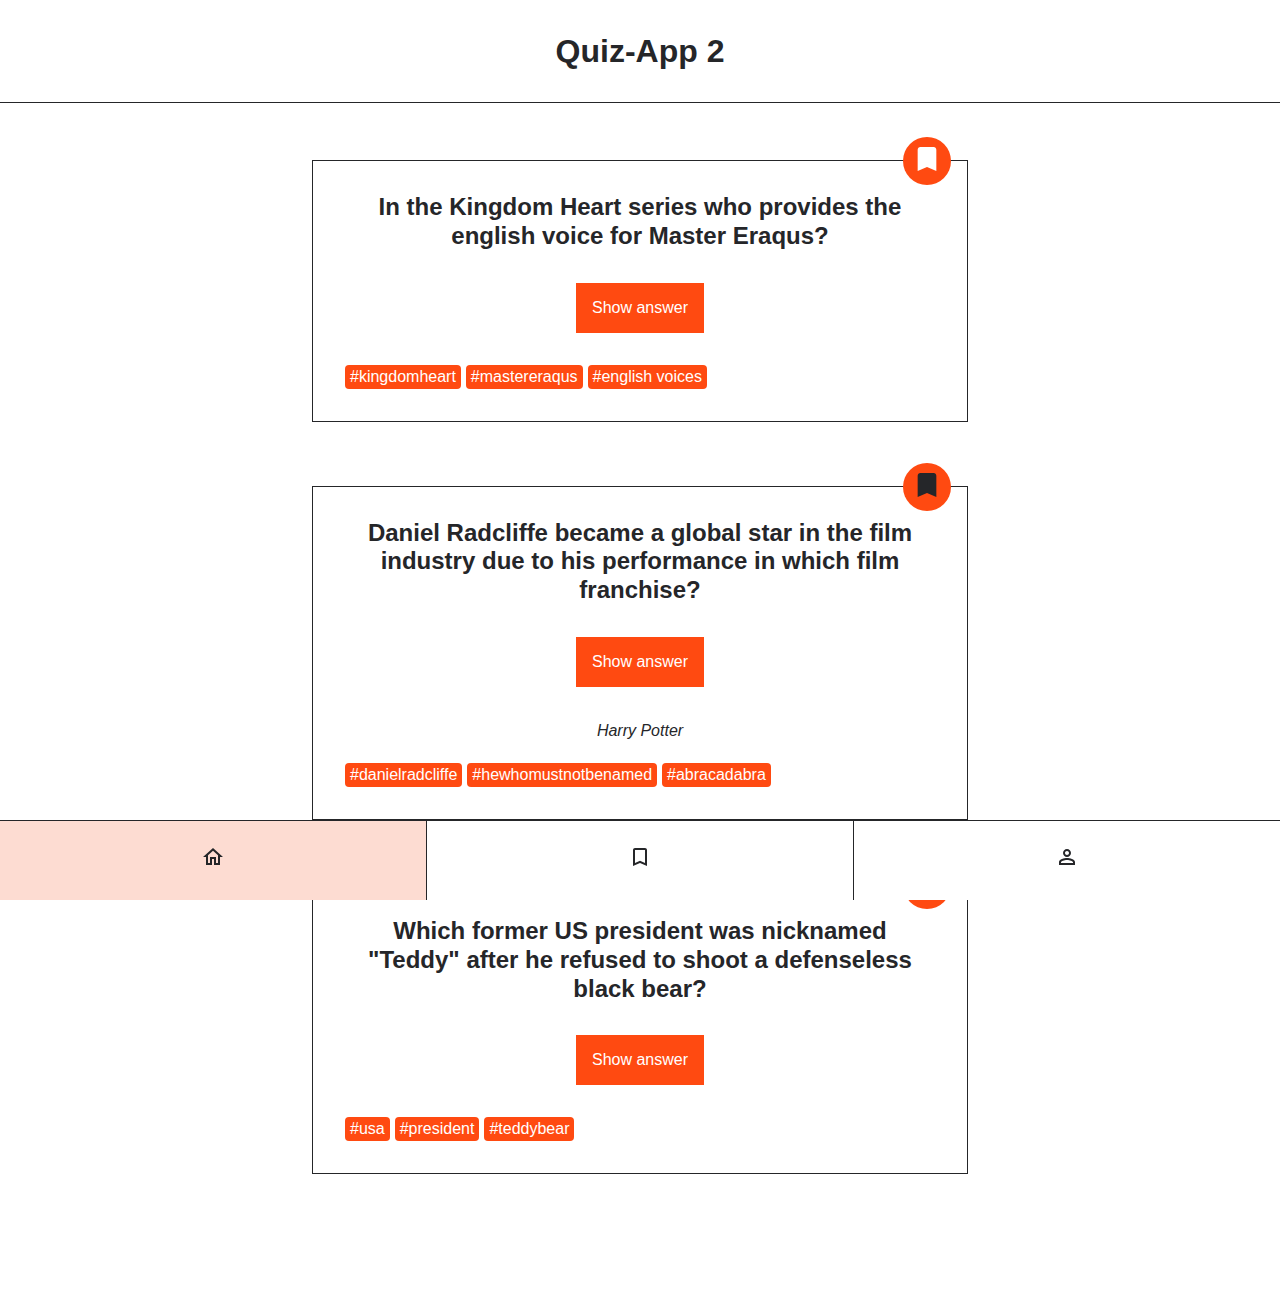
<file: index.html>
<!DOCTYPE html>
<html lang="en">
  <head>
    <meta charset="UTF-8" />
    <meta http-equiv="X-UA-Compatible" content="IE=edge" />
    <meta name="viewport" content="width=device-width, initial-scale=1.0" />
    <title>Quiz-App</title>
    <link rel="stylesheet" href="./styles.css" />
    <script src="index.js" defer></script>
  </head>
  <body>
    <header class="header">
      <h1 class="header__title">Quiz-App 2</h1>
    </header>
    <main>
      <ul class="card-list">
        <!--
                FIRST CARD
              -->
        <li class="card-list__item">
          <article class="card">
            <h2 class="card__question">
              In the Kingdom Heart series who provides the english voice for
              Master Eraqus?
            </h2>
            <button class="card__button-answer" type="button">
              Show answer
            </button>
            <p class="card__answer">Mark Hamill</p>
            <ul class="card__tag-list">
              <li class="card__tag-list-item">#kingdomheart</li>
              <li class="card__tag-list-item">#mastereraqus</li>
              <li class="card__tag-list-item">#english voices</li>
            </ul>
            <div class="card__button-bookmark">
              <button class="bookmark" aria-label="bookmark" type="button">
                <svg
                  class="bookmark__icon"
                  xmlns="http://www.w3.org/2000/svg"
                  viewbox="0 0 24 24"
                >
                  <path
                    d="M17 3H7c-1.1 0-2 .9-2 2v16l7-3 7 3V5c0-1.1-.9-2-2-2z"
                  />
                </svg>
              </button>
            </div>
          </article>
        </li>
        <!--
                SECOND CARD
              -->
        <li class="card-list__item">
          <article class="card">
            <h2 class="card__question">
              Daniel Radcliffe became a global star in the film industry due to
              his performance in which film franchise?
            </h2>
            <button class="card__button-answer" type="button">
              Show answer
            </button>
            <p class="card__answer card__answer--active">Harry Potter</p>
            <ul class="card__tag-list">
              <li class="card__tag-list-item">#danielradcliffe</li>
              <li class="card__tag-list-item">#hewhomustnotbenamed</li>
              <li class="card__tag-list-item">#abracadabra</li>
            </ul>
            <div class="card__button-bookmark">
              <button
                class="bookmark bookmark--active"
                aria-label="bookmark"
                type="button"
              >
                <svg
                  class="bookmark__icon"
                  xmlns="http://www.w3.org/2000/svg"
                  viewbox="0 0 24 24"
                >
                  <path
                    d="M17 3H7c-1.1 0-2 .9-2 2v16l7-3 7 3V5c0-1.1-.9-2-2-2z"
                  />
                </svg>
              </button>
            </div>
          </article>
        </li>
        <!--
                THIRD CARD
              -->
        <li class="card-list__item">
          <article class="card">
            <h2 class="card__question">
              Which former US president was nicknamed &quot;Teddy&quot; after he
              refused to shoot a defenseless black bear?
            </h2>
            <button class="card__button-answer" type="button">
              Show answer
            </button>
            <p class="card__answer">Theodore Roosevelt</p>
            <ul class="card__tag-list">
              <li class="card__tag-list-item">#usa</li>
              <li class="card__tag-list-item">#president</li>
              <li class="card__tag-list-item">#teddybear</li>
            </ul>
            <div class="card__button-bookmark">
              <button class="bookmark" aria-label="bookmark" type="button">
                <svg
                  class="bookmark__icon"
                  xmlns="http://www.w3.org/2000/svg"
                  viewbox="0 0 24 24"
                >
                  <path
                    d="M17 3H7c-1.1 0-2 .9-2 2v16l7-3 7 3V5c0-1.1-.9-2-2-2z"
                  />
                </svg>
              </button>
            </div>
          </article>
        </li>
      </ul>
    </main>

    <nav class="navigation">
      <ul class="navigation__list">
        <li class="navigation__list-item navigation__list-item--active">
          <a
            class="navigation__link"
            href="/index.html"
            aria-label="go to home page"
          >
            <svg
              xmlns="http://www.w3.org/2000/svg"
              height="24px"
              viewbox="0 0 24 24"
              width="24px"
            >
              <path
                d="M12 5.69l5 4.5V18h-2v-6H9v6H7v-7.81l5-4.5M12 3L2 12h3v8h6v-6h2v6h6v-8h3L12 3z"
              />
            </svg>
          </a>
        </li>
        <li class="navigation__list-item">
          <a
            class="navigation__link"
            href="/bookmarks.html"
            aria-label="go to bookmarks page"
          >
            <svg
              xmlns="http://www.w3.org/2000/svg"
              height="24px"
              viewbox="0 0 24 24"
              width="24px"
            >
              <path
                d="M17 3H7c-1.1 0-2 .9-2 2v16l7-3 7 3V5c0-1.1-.9-2-2-2zm0 15l-5-2.18L7 18V5h10v13z"
              />
            </svg>
          </a>
        </li>
        <li class="navigation__list-item">
          <a
            class="navigation__link"
            href="/profile.html"
            aria-label="go to profile page"
          >
            <svg
              xmlns="http://www.w3.org/2000/svg"
              height="24px"
              viewbox="0 0 24 24"
              width="24px"
            >
              <path
                d="M12 6c1.1 0 2 .9 2 2s-.9 2-2 2-2-.9-2-2 .9-2 2-2m0 9c2.7 0 5.8 1.29 6 2v1H6v-.99c.2-.72 3.3-2.01 6-2.01m0-11C9.79 4 8 5.79 8 8s1.79 4 4 4 4-1.79 4-4-1.79-4-4-4zm0 9c-2.67 0-8 1.34-8 4v3h16v-3c0-2.66-5.33-4-8-4z"
              />
            </svg>
          </a>
        </li>
      </ul>
    </nav>
  </body>
</html>
</file>
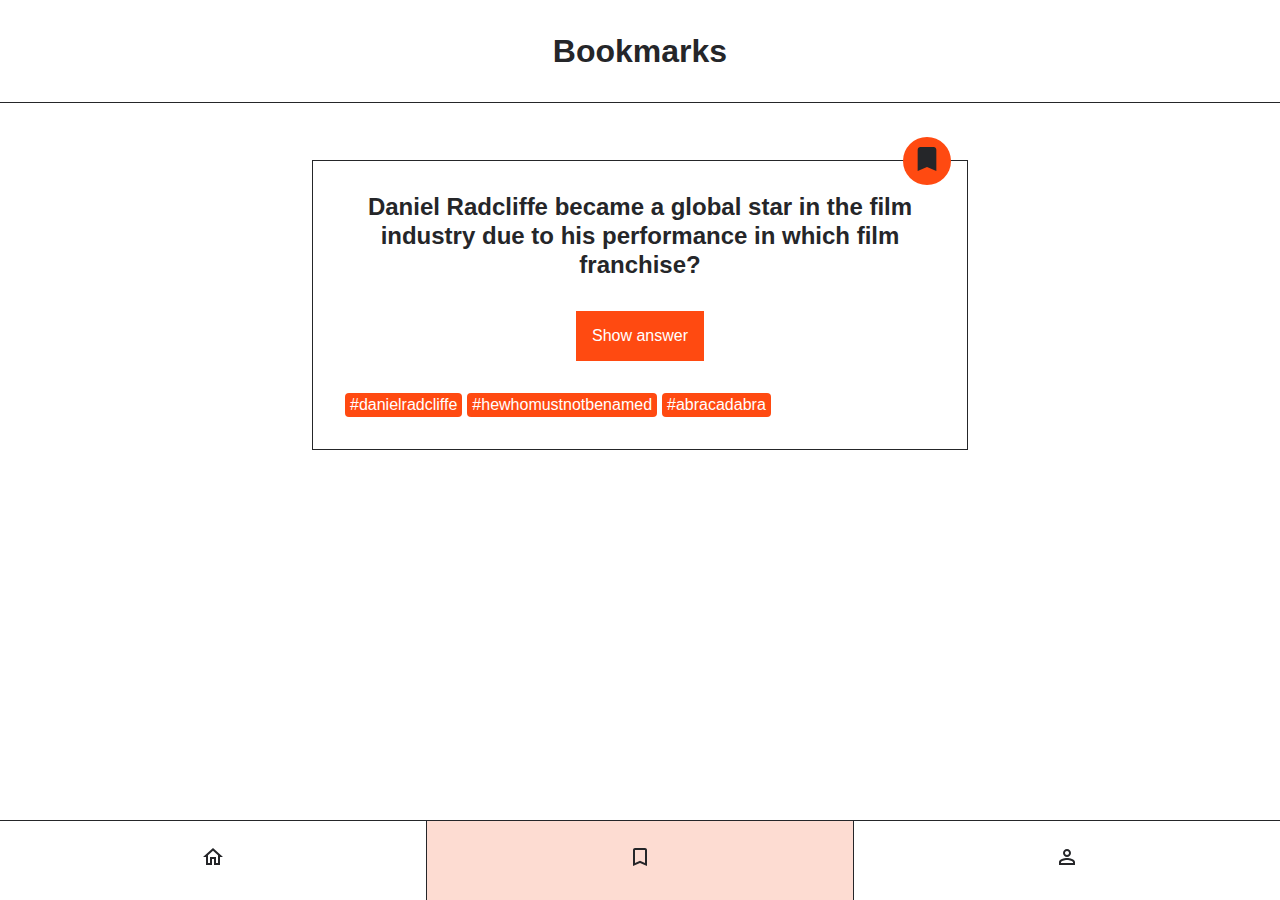
<file: bookmarks.html>
<!DOCTYPE html>
<html lang="en">
  <head>
    <meta charset="UTF-8" />
    <meta http-equiv="X-UA-Compatible" content="IE=edge" />
    <meta name="viewport" content="width=device-width, initial-scale=1.0" />
    <title>Quiz-App</title>
    <link rel="stylesheet" href="./styles.css" />
  </head>
  <body>
    <header class="header">
      <h1 class="header__title">Bookmarks</h1>
    </header>
    <main>
      <ul class="card-list">
        <li class="card-list__item">
          <article class="card">
            <h2 class="card__question">
              Daniel Radcliffe became a global star in the film industry due to
              his performance in which film franchise?
            </h2>
            <button class="card__button-answer" type="button">
              Show answer
            </button>
            <p class="card__answer">Harry Potter</p>
            <ul class="card__tag-list">
              <li class="card__tag-list-item">#danielradcliffe</li>
              <li class="card__tag-list-item">#hewhomustnotbenamed</li>
              <li class="card__tag-list-item">#abracadabra</li>
            </ul>
            <div class="card__button-bookmark">
              <button
                class="bookmark bookmark--active"
                aria-label="bookmark"
                type="button"
              >
                <svg
                  class="bookmark__icon"
                  xmlns="http://www.w3.org/2000/svg"
                  viewbox="0 0 24 24"
                >
                  <path
                    d="M17 3H7c-1.1 0-2 .9-2 2v16l7-3 7 3V5c0-1.1-.9-2-2-2z"
                  />
                </svg>
              </button>
            </div>
          </article>
        </li>
      </ul>
    </main>

    <nav class="navigation">
      <ul class="navigation__list">
        <li class="navigation__list-item">
          <a
            class="navigation__link"
            href="/index.html"
            aria-label="go to home page"
          >
            <svg
              xmlns="http://www.w3.org/2000/svg"
              height="24px"
              viewbox="0 0 24 24"
              width="24px"
            >
              <path
                d="M12 5.69l5 4.5V18h-2v-6H9v6H7v-7.81l5-4.5M12 3L2 12h3v8h6v-6h2v6h6v-8h3L12 3z"
              />
            </svg>
          </a>
        </li>
        <li class="navigation__list-item navigation__list-item--active">
          <a
            class="navigation__link"
            href="/bookmarks.html"
            aria-label="go to bookmarks page"
          >
            <svg
              xmlns="http://www.w3.org/2000/svg"
              height="24px"
              viewbox="0 0 24 24"
              width="24px"
            >
              <path
                d="M17 3H7c-1.1 0-2 .9-2 2v16l7-3 7 3V5c0-1.1-.9-2-2-2zm0 15l-5-2.18L7 18V5h10v13z"
              />
            </svg>
          </a>
        </li>
        <li class="navigation__list-item">
          <a
            class="navigation__link"
            href="/profile.html"
            aria-label="go to profile page"
          >
            <svg
              xmlns="http://www.w3.org/2000/svg"
              height="24px"
              viewbox="0 0 24 24"
              width="24px"
            >
              <path
                d="M12 6c1.1 0 2 .9 2 2s-.9 2-2 2-2-.9-2-2 .9-2 2-2m0 9c2.7 0 5.8 1.29 6 2v1H6v-.99c.2-.72 3.3-2.01 6-2.01m0-11C9.79 4 8 5.79 8 8s1.79 4 4 4 4-1.79 4-4-1.79-4-4-4zm0 9c-2.67 0-8 1.34-8 4v3h16v-3c0-2.66-5.33-4-8-4z"
              />
            </svg>
          </a>
        </li>
      </ul>
    </nav>
  </body>
</html>
</file>
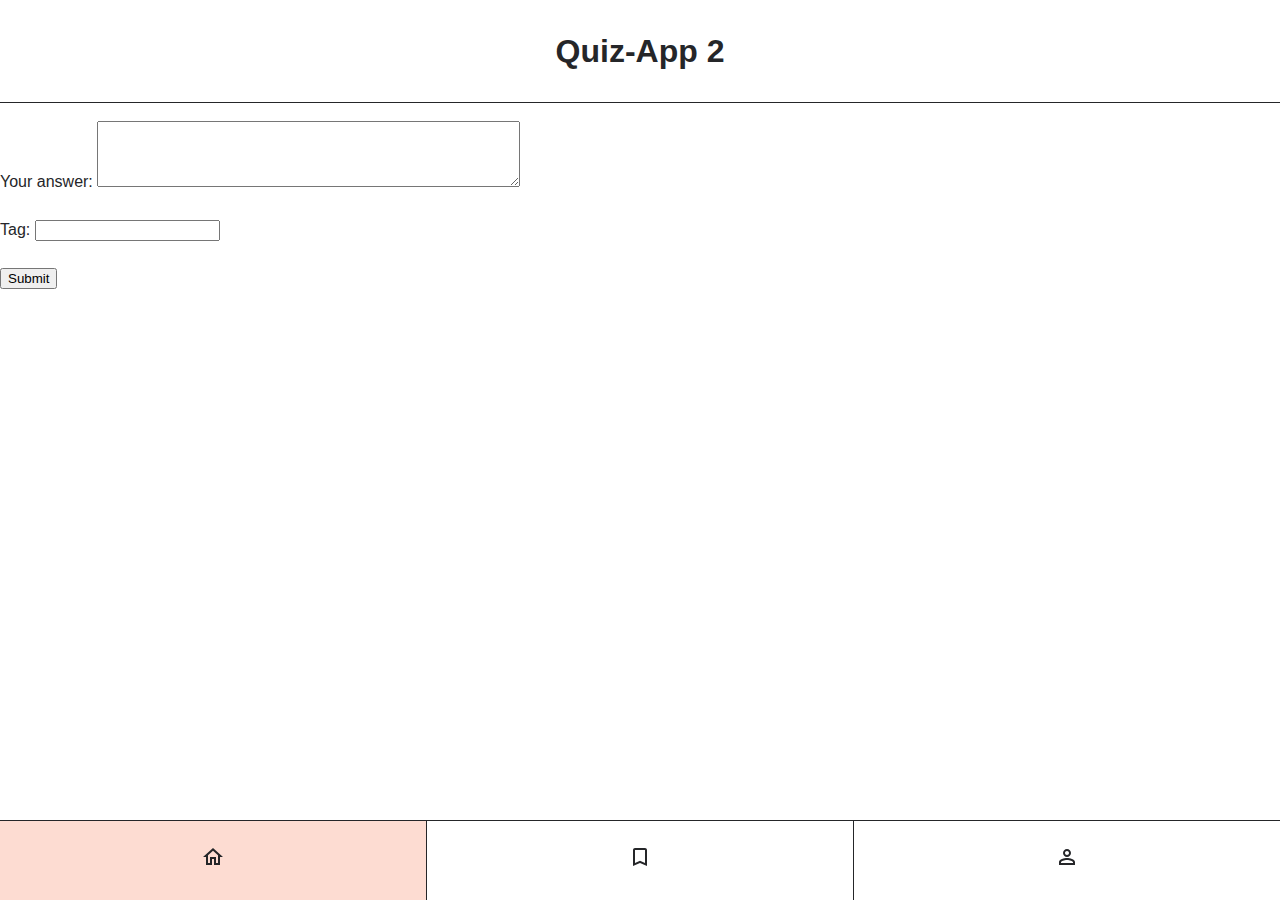
<file: form.html>
<!DOCTYPE html>
<html lang="en">
  <head>
    <meta charset="UTF-8" />
    <meta http-equiv="X-UA-Compatible" content="IE=edge" />
    <meta name="viewport" content="width=device-width, initial-scale=1.0" />
    <title>Quiz-App</title>
    <link rel="stylesheet" href="./styles.css" />
    <script src="index.js" defer></script>
  </head>
  <body>
    <header class="header">
      <h1 class="header__title">Quiz-App 2</h1>
    </header>
    <br>
    <main>
      <label for="question">Your question:</label>
      <textarea id="question" name="question" rows="4" cols="50" required></textarea><br><br>

      <label for="answer">Your answer:</label>
      <textarea id="answer" name="answer" rows="4" cols="50" required></textarea><br><br>

      <label for="tag">Tag:</label>
      <input type="text" id="tag" name="tag" required><br><br>

      <input type="submit" value="Submit">
    </main>

    <nav class="navigation">
      <ul class="navigation__list">
        <li class="navigation__list-item navigation__list-item--active">
          <a
            class="navigation__link"
            href="/index.html"
            aria-label="go to home page"
          >
            <svg
              xmlns="http://www.w3.org/2000/svg"
              height="24px"
              viewbox="0 0 24 24"
              width="24px"
            >
              <path
                d="M12 5.69l5 4.5V18h-2v-6H9v6H7v-7.81l5-4.5M12 3L2 12h3v8h6v-6h2v6h6v-8h3L12 3z"
              />
            </svg>
          </a>
        </li>
        <li class="navigation__list-item">
          <a
            class="navigation__link"
            href="/bookmarks.html"
            aria-label="go to bookmarks page"
          >
            <svg
              xmlns="http://www.w3.org/2000/svg"
              height="24px"
              viewbox="0 0 24 24"
              width="24px"
            >
              <path
                d="M17 3H7c-1.1 0-2 .9-2 2v16l7-3 7 3V5c0-1.1-.9-2-2-2zm0 15l-5-2.18L7 18V5h10v13z"
              />
            </svg>
          </a>
        </li>
        <li class="navigation__list-item">
          <a
            class="navigation__link"
            href="/profile.html"
            aria-label="go to profile page"
          >
            <svg
              xmlns="http://www.w3.org/2000/svg"
              height="24px"
              viewbox="0 0 24 24"
              width="24px"
            >
              <path
                d="M12 6c1.1 0 2 .9 2 2s-.9 2-2 2-2-.9-2-2 .9-2 2-2m0 9c2.7 0 5.8 1.29 6 2v1H6v-.99c.2-.72 3.3-2.01 6-2.01m0-11C9.79 4 8 5.79 8 8s1.79 4 4 4 4-1.79 4-4-1.79-4-4-4zm0 9c-2.67 0-8 1.34-8 4v3h16v-3c0-2.66-5.33-4-8-4z"
              />
            </svg>
          </a>
        </li>
      </ul>
    </nav>
  </body>
</html>
</file>
<file: styles.css>
@import "./global.css";

@import "./components/bookmark/bookmark.css";
@import "./components/card-list/card-list.css";
@import "./components/card/card.css";
@import "./components/header/header.css";
@import "./components/navigation/navigation.css";
@import "./components/profile/profile.css";
@import "./components/counter-list/counter-list.css";
</file>
